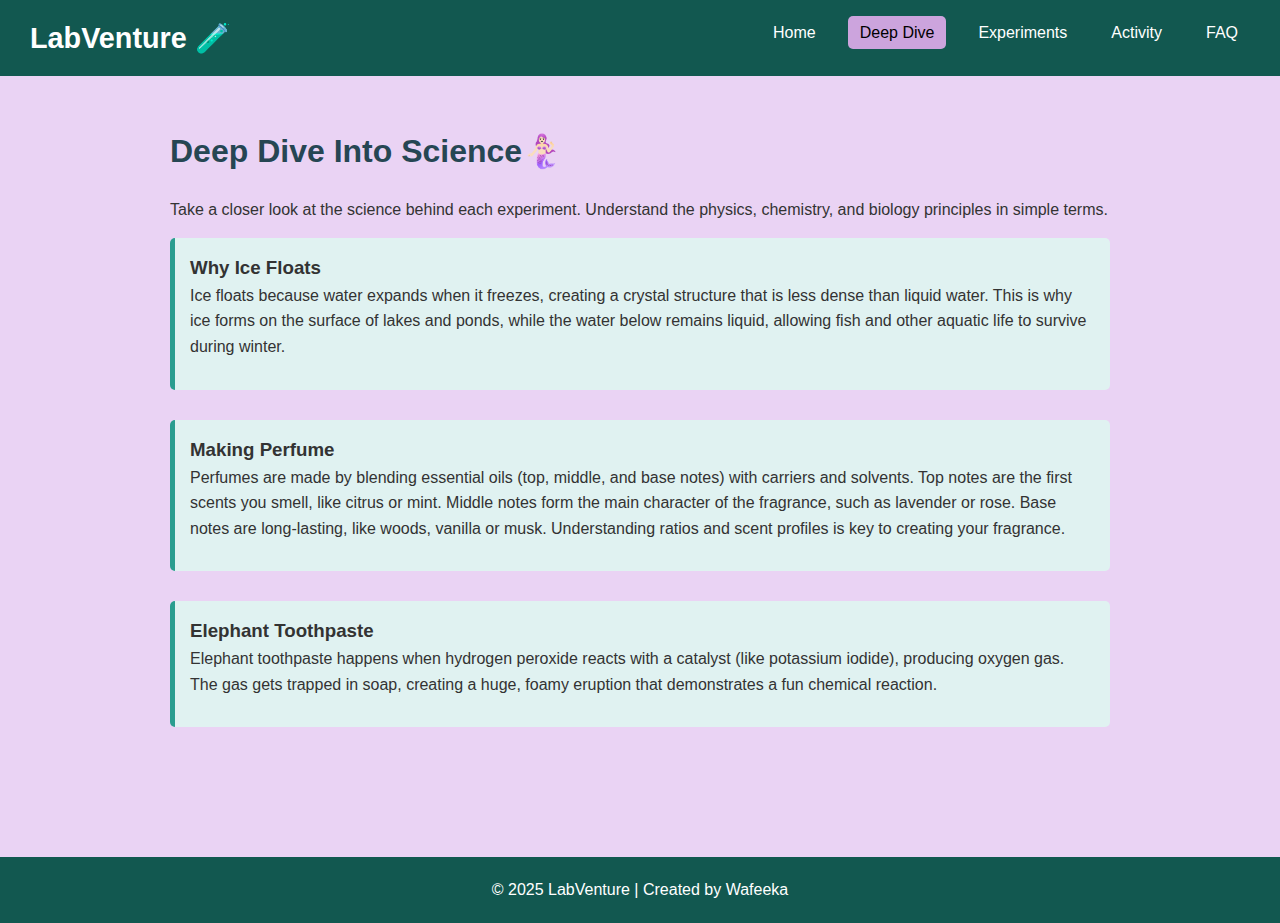
<file: deepdive.html>
<!DOCTYPE html>
<html lang="en">
<head>
  <meta charset="UTF-8">
  <meta name="viewport" content="width=device-width, initial-scale=1.0">
  <title>LabVenture - Deep Dive</title>
  <link rel="stylesheet" href="style.css">
</head>
<body>

  <header>
    <h1 class="logo">LabVenture 🧪</h1>
    <nav>
      <ul>
        <li><a href="index.html">Home</a></li>
        <li><a href="deepdive.html" class="active">Deep Dive</a></li> 
        <li><a href="experiments.html">Experiments</a></li>
        <li><a href="activity.html">Activity</a></li>
        <li><a href="faq.html">FAQ</a></li>
      </ul>
    </nav>
  </header>

  <section>
    <h2>Deep Dive Into Science🧜🏻‍♀️</h2>
    <p>Take a closer look at the science behind each experiment. Understand the physics, chemistry, and biology principles in simple terms.</p>

    <article>
      <h3>Why Ice Floats</h3>
      <p>Ice floats because water expands when it freezes, creating a crystal structure that is less dense than liquid water. This is why ice forms on the surface of lakes and ponds, while the water below remains liquid, allowing fish and other aquatic life to survive during winter.</p>
    </article>

    <article>
      <h3>Making Perfume</h3>
      <p>Perfumes are made by blending essential oils (top, middle, and base notes) with carriers and solvents.
Top notes are the first scents you smell, like citrus or mint. Middle notes form the main character of the fragrance, such as lavender or rose. Base notes are long-lasting, like woods, vanilla or musk.
Understanding ratios and scent profiles is key to creating your fragrance.</p>
    </article>

    <article>
      <h3>Elephant Toothpaste</h3>
      <p>Elephant toothpaste happens when hydrogen peroxide reacts with a catalyst (like potassium iodide), producing oxygen gas. The gas gets trapped in soap, creating a huge, foamy eruption that demonstrates a fun chemical reaction.</p>
    </article>
  </section>

  <footer>
    <p>© 2025 LabVenture | Created by Wafeeka</p>
  </footer>

  <script src="script.js"></script>
</body>
</html>
</file>
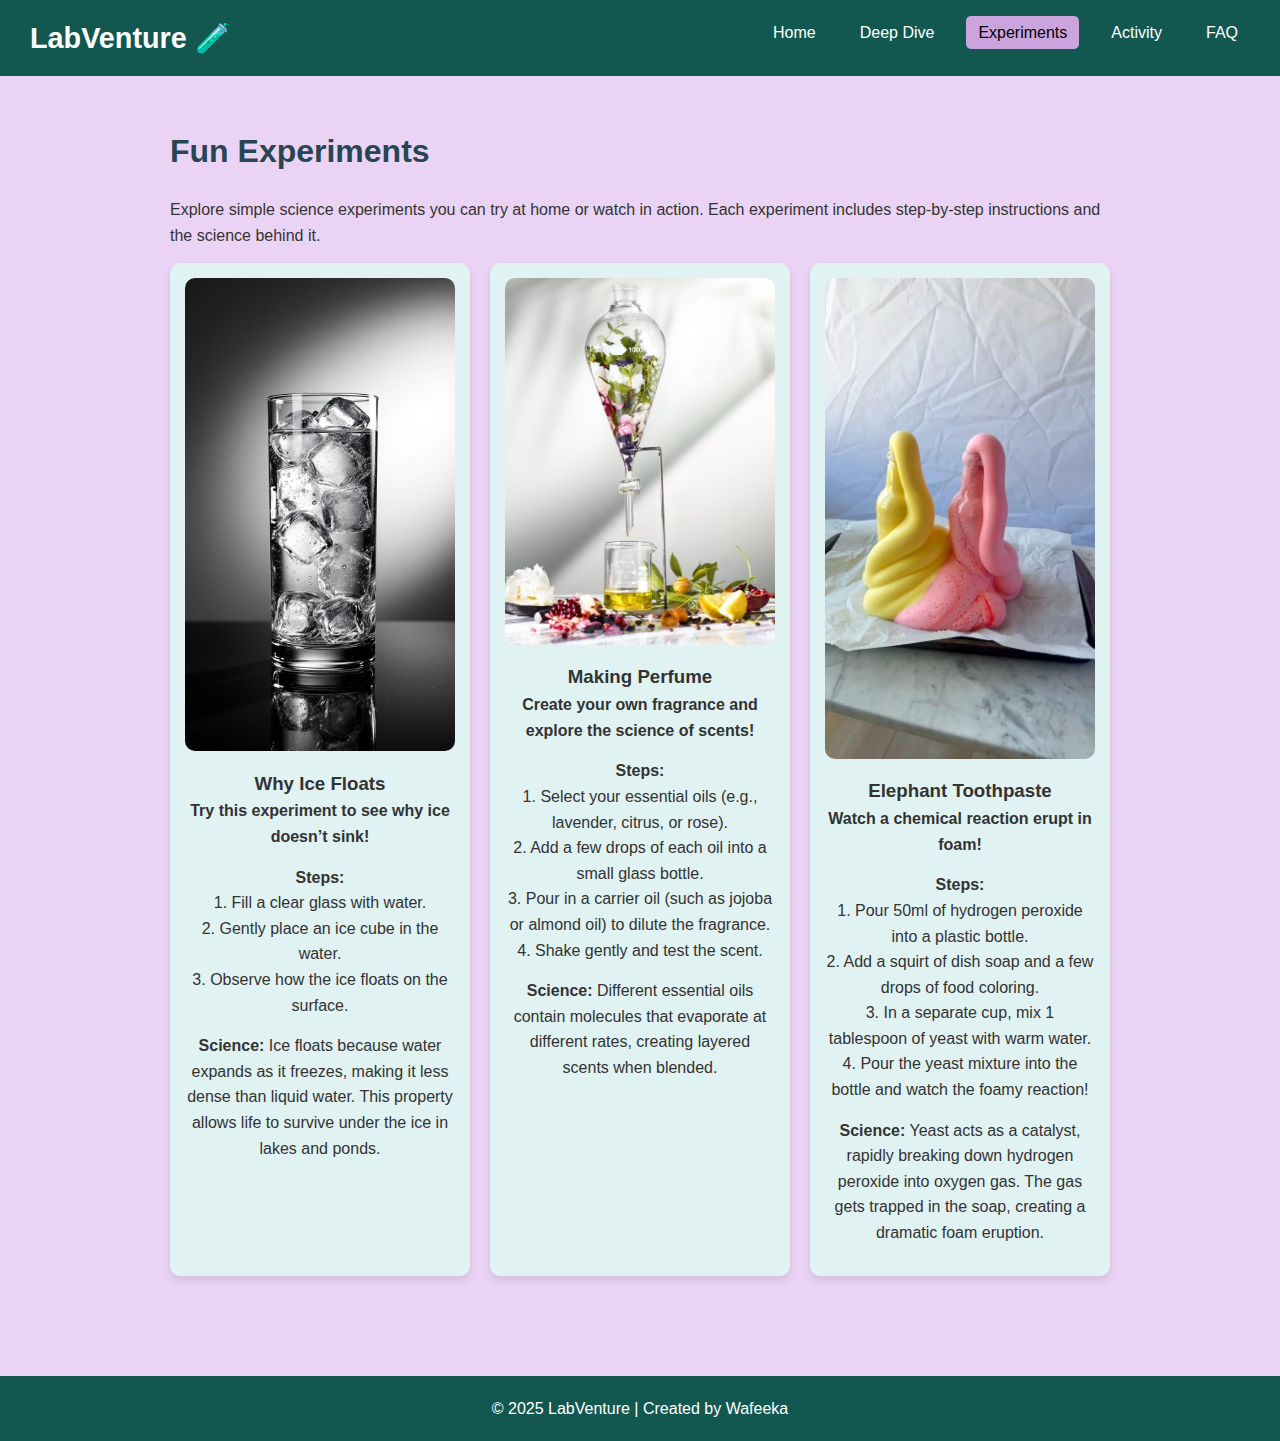
<file: experiments.html>
<!DOCTYPE html>
<html lang="en">
<head>
  <meta charset="UTF-8">
  <meta name="viewport" content="width=device-width, initial-scale=1.0">
  <title>LabVenture - Experiments</title>
  <link rel="stylesheet" href="style.css">
</head>
<body>
  <header>
    <h1 class="logo">LabVenture 🧪</h1>
    <nav>
      <ul>
        <li><a href="index.html">Home</a></li>
        <li><a href="deepdive.html">Deep Dive</a></li> 
        <li><a href="experiments.html" class="active">Experiments</a></li>
        <li><a href="activity.html">Activity</a></li>
        <li><a href="faq.html">FAQ</a></li>
      </ul>
    </nav>
  </header>

 <section>
  <h2>Fun Experiments</h2>
  <p>Explore simple science experiments you can try at home or watch in action. Each experiment includes step-by-step instructions and the science behind it.</p>

  <div class="experiment-row">

    <!-- Experiment 1 -->
    <div class="experiment-box">
      <img src="images/ice.jpg" alt="Ice Floats">
      <h3>Why Ice Floats</h3>

      <p><strong>Try this experiment to see why ice doesn’t sink!</strong></p>

      <p><strong>Steps:</strong><br>
        1. Fill a clear glass with water.<br>
        2. Gently place an ice cube in the water.<br>
        3. Observe how the ice floats on the surface.
      </p>

      <p><strong>Science:</strong> Ice floats because water expands as it freezes, making it less dense than liquid water. This property allows life to survive under the ice in lakes and ponds.</p>
    </div>

    <!-- Experiment 2 -->
    <div class="experiment-box">
      <img src="images/perfume.jpg" alt="Making Perfume">
      <h3>Making Perfume</h3>

      <p><strong>Create your own fragrance and explore the science of scents!</strong></p>

      <p><strong>Steps:</strong><br>
        1. Select your essential oils (e.g., lavender, citrus, or rose).<br>
        2. Add a few drops of each oil into a small glass bottle.<br>
        3. Pour in a carrier oil (such as jojoba or almond oil) to dilute the fragrance.<br>
        4. Shake gently and test the scent.
      </p>

      <p><strong>Science:</strong> Different essential oils contain molecules that evaporate at different rates, creating layered scents when blended.</p>
    </div>

    <!-- Experiment 3 -->
    <div class="experiment-box">
      <img src="images/foam.jpg" alt="Elephant Toothpaste">
      <h3>Elephant Toothpaste</h3>

      <p><strong>Watch a chemical reaction erupt in foam!</strong></p>

      <p><strong>Steps:</strong><br>
        1. Pour 50ml of hydrogen peroxide into a plastic bottle.<br>
        2. Add a squirt of dish soap and a few drops of food coloring.<br>
        3. In a separate cup, mix 1 tablespoon of yeast with warm water.<br>
        4. Pour the yeast mixture into the bottle and watch the foamy reaction!
      </p>

      <p><strong>Science:</strong> Yeast acts as a catalyst, rapidly breaking down hydrogen peroxide into oxygen gas. The gas gets trapped in the soap, creating a dramatic foam eruption.</p>
    </div>

  </div>
</section>

  <footer>
    <p>© 2025 LabVenture | Created by Wafeeka</p>
  </footer>

  <script src="script.js"></script>
</body>
</html>
</file>
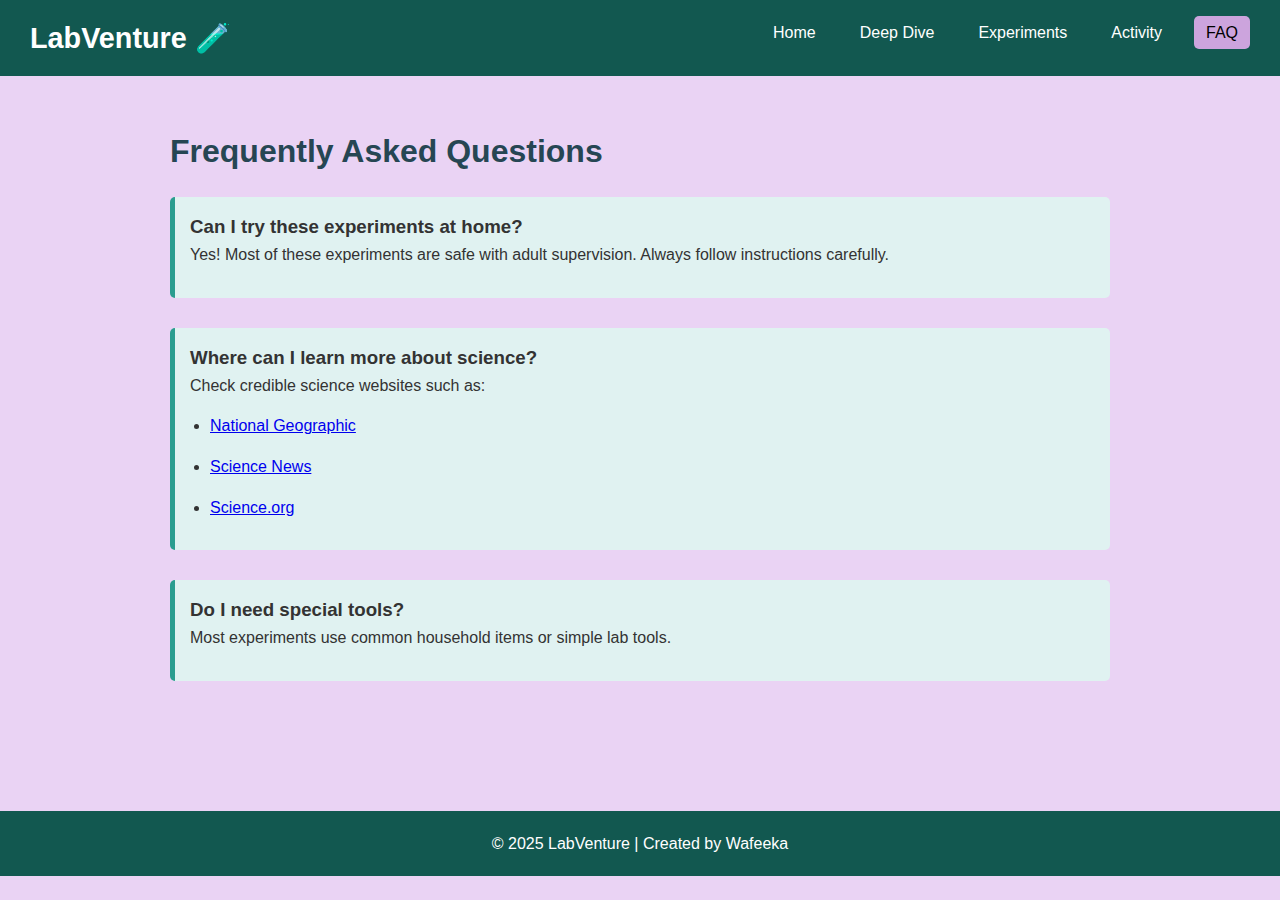
<file: faq.html>
<!DOCTYPE html>
<html lang="en">
<head>
  <meta charset="UTF-8">
  <meta name="viewport" content="width=device-width, initial-scale=1.0">
  <title>LabVenture - FAQ</title>
  <link rel="stylesheet" href="style.css">
</head>
<body>

  <header>
    <h1 class="logo">LabVenture 🧪</h1>
    <nav>
      <ul>
        <li><a href="index.html">Home</a></li>
        <li><a href="deepdive.html">Deep Dive</a></li>   
        <li><a href="experiments.html">Experiments</a></li>
        <li><a href="activity.html">Activity</a></li>
        <li><a href="faq.html" class="active">FAQ</a></li>
      </ul>
    </nav>
  </header>

  <section>
    <h2>Frequently Asked Questions</h2>

    <article>
      <h3>Can I try these experiments at home?</h3>
      <p>Yes! Most of these experiments are safe with adult supervision. Always follow instructions carefully.</p>
    </article>

    <article>
      <h3>Where can I learn more about science?</h3>
      <p>Check credible science websites such as:</p>
      <ul>
        <li><a href="https://www.nationalgeographic.com/science" target="_blank">National Geographic</a></li>
        <li><a href="https://www.sciencenews.org" target="_blank">Science News</a></li>
        <li><a href="https://www.science.org/" target="_blank">Science.org</a></li>
      </ul>
    </article>

    <article>
      <h3>Do I need special tools?</h3>
      <p>Most experiments use common household items or simple lab tools.</p>
    </article>
  </section>

  <footer>
    <p>© 2025 LabVenture | Created by Wafeeka</p>
  </footer>

  <script src="script.js"></script>
</body>
</html>
</file>
<file: style.css>
/* GENERAL RESET */
* { 
  margin:0; 
  padding:0; 
  box-sizing:border-box; 
  font-family:'Segoe UI', Tahoma, Verdana, sans-serif; /*stated multiple fonts (font stack) so that the font will look good across all devices*/
}
body { 
  background-color:#ead3f4; 
  color:#333; 
  line-height:1.6; 
  font-size:16px;
}

/* Greetings in home page*/
#greeting {
  font-size: 1.2rem;
  color: #264653;
  text-align: center;
  margin-bottom: 15px;
  font-weight: bold;
}


/* HEADER / NAV */
header { 
  background-color:#125850; 
  color:#fff; 
  padding:15px 30px; 
  display:flex; 
  justify-content:space-between; 
  align-items:center; 
  flex-wrap:wrap;
}
header .logo { 
  font-size:1.8rem; 
  font-weight:bold;
}
nav ul { 
  list-style:none; 
  display:flex; 
  gap:20px;
}
nav ul li a { 
  text-decoration:none; 
  color:#fff; 
  padding:8px 12px; 
  border-radius:5px; 
  transition:background 0.3s;
}
nav ul li a:hover, nav ul li a.active { 
  background-color:#cca4dd; 
  color:#000;
}

/* HERO */
.hero { 
  background:linear-gradient(to right,#7fecdf,#264653); 
  color:#fff; 
  padding:80px 30px; 
  text-align:center;
}
.hero h2 { 
  font-size:2.5rem; 
  margin-bottom:20px;
}
.hero p { 
  font-size:1.2rem; 
  margin-bottom:30px;
}
.explore-btn { 
  padding:12px 40px; 
  font-size:1rem; 
  background-color:#cca4dd; 
  border:none; 
  border-radius:25px; 
  cursor:pointer; 
  transition:background 0.3s;
  margin-top: 20px; /* <-- adds space above the button */
}
.explore-btn:hover { 
  background-color:#eaef90;
}

/* for the introduction video */
.sneak-video {
  width: 100%;          /* full width of container */
  max-width: 600px;     
  border-radius: 10px;  /* rounded corners */
  display: block;       
  margin: 0 auto;       /* centers video in container */
}



/* SECTIONS */
section { 
  padding:50px 30px; 
  max-width:1000px; 
  margin:auto;
}
section h2 { 
  font-size:2rem; 
  margin-bottom:20px; 
  color:#264653;
}
section p, section li { 
  font-size:1rem; 
  margin-bottom:15px;
}
ul { 
  padding-left:20px;
}
li { 
  margin-bottom:10px;
}
article { 
  margin-bottom:30px; 
  padding:15px; 
  background-color:#e0f2f1; 
  border-left:5px solid #2a9d8f; 
  border-radius:5px;
}

/* EXPERIMENTS 3-BOX ROW */
.experiment-row { 
  display:flex; 
  gap:20px; 
  flex-wrap:wrap; 
  justify-content:center;
}
.experiment-box { 
  background-color:#e0f2f1; 
  padding:15px; 
  border-radius:10px; 
  text-align:center; 
  max-width:300px; 
  box-shadow:0 4px 8px rgba(0,0,0,0.1);
}
.experiment-box img { 
  width:100%; 
  height:auto; 
  border-radius:10px; 
  margin-bottom:10px;
}

/* QUIZ */
.quiz button { 
  margin:5px 10px 10px 0; 
  padding:8px 15px; 
  border:none; 
  border-radius:5px; 
  background-color:#4f123b; 
  color:#fff; 
  cursor:pointer; 
  transition:background 0.3s;
}
.quiz button:hover { 
  background-color:#edf1a5; 
  color:#000;
}
.result { 
  margin-top:15px; 
  font-weight:bold; 
  font-size:1.1rem;
}

/* PERFUME ACTIVITY */
.perfume-activity { 
  margin-top:40px; 
  background-color:#f4e6ff; 
  padding:20px; 
  border-radius:15px; 
  text-align:center; 
  position: relative;
}
.ingredients { 
  display:flex; 
  justify-content:center; 
  gap:15px; 
  flex-wrap:wrap; 
  margin-bottom:20px;
}
.ingredients img.item { 
  width:60px; 
  cursor:grab; 
  transition: transform 0.2s;
}
.ingredients img.item:active { 
  transform: scale(1.1); 
  cursor:grabbing;
}

.ingredient-item {
  display: flex;
  flex-direction: column;
  align-items: center;
}

.ingredient-name {
  margin-top: 5px;
  font-size: 0.9rem;
  color: #000000;
  text-align: center;
}


.bottle { 
  width:200px; 
  height:250px; 
  border:3px solid #3e0327; 
  border-radius:15px; 
  margin:20px auto; 
  padding:10px; 
  display:flex; 
  flex-wrap: wrap; 
  align-items:center; 
  justify-content:center; 
  background:#e0f2f1; 
  transition: background 0.3s ease;
  position: relative;
}
.bottle p { 
  text-align:center; 
  color:#555;
}
#perfumeResult { 
  font-weight:bold; 
  margin-top:15px; 
  color:#0b5345;
}
.controls button { 
  margin:10px 10px 0 10px; 
  padding:8px 15px; 
  background-color:#3b052c; 
  color:white; 
  border:none; 
  border-radius:8px; 
  cursor:pointer; 
  font-weight:bold;
  transition: background 0.3s;
}
.controls button:hover { 
  background-color:#45a049;
}


/* MOBILE RESPONSIVE */
@media(max-width:768px){
  .bottle { width:150px; height:200px; }
  .ingredients img.item { width:50px; }
  .experiment-row{flex-direction:column; align-items:center;}
  .hero h2{font-size:2rem;}
  .hero p{font-size:1rem;}
}

/* RESET BUTTON */
#resetBtn { 
  display:block; 
  margin:15px auto; 
  padding:8px 15px; 
  background-color:#36052d; 
  color:white; 
  border:none; 
  border-radius:8px; 
  cursor:pointer; 
  font-weight:bold;
}
#resetBtn:hover { 
  background-color:#b70000;
}

/* FOOTER */
footer { 
  background-color:#125850; 
  color:#fff; 
  text-align:center; 
  padding:20px 0; 
  margin-top:50px;
}
</file>
